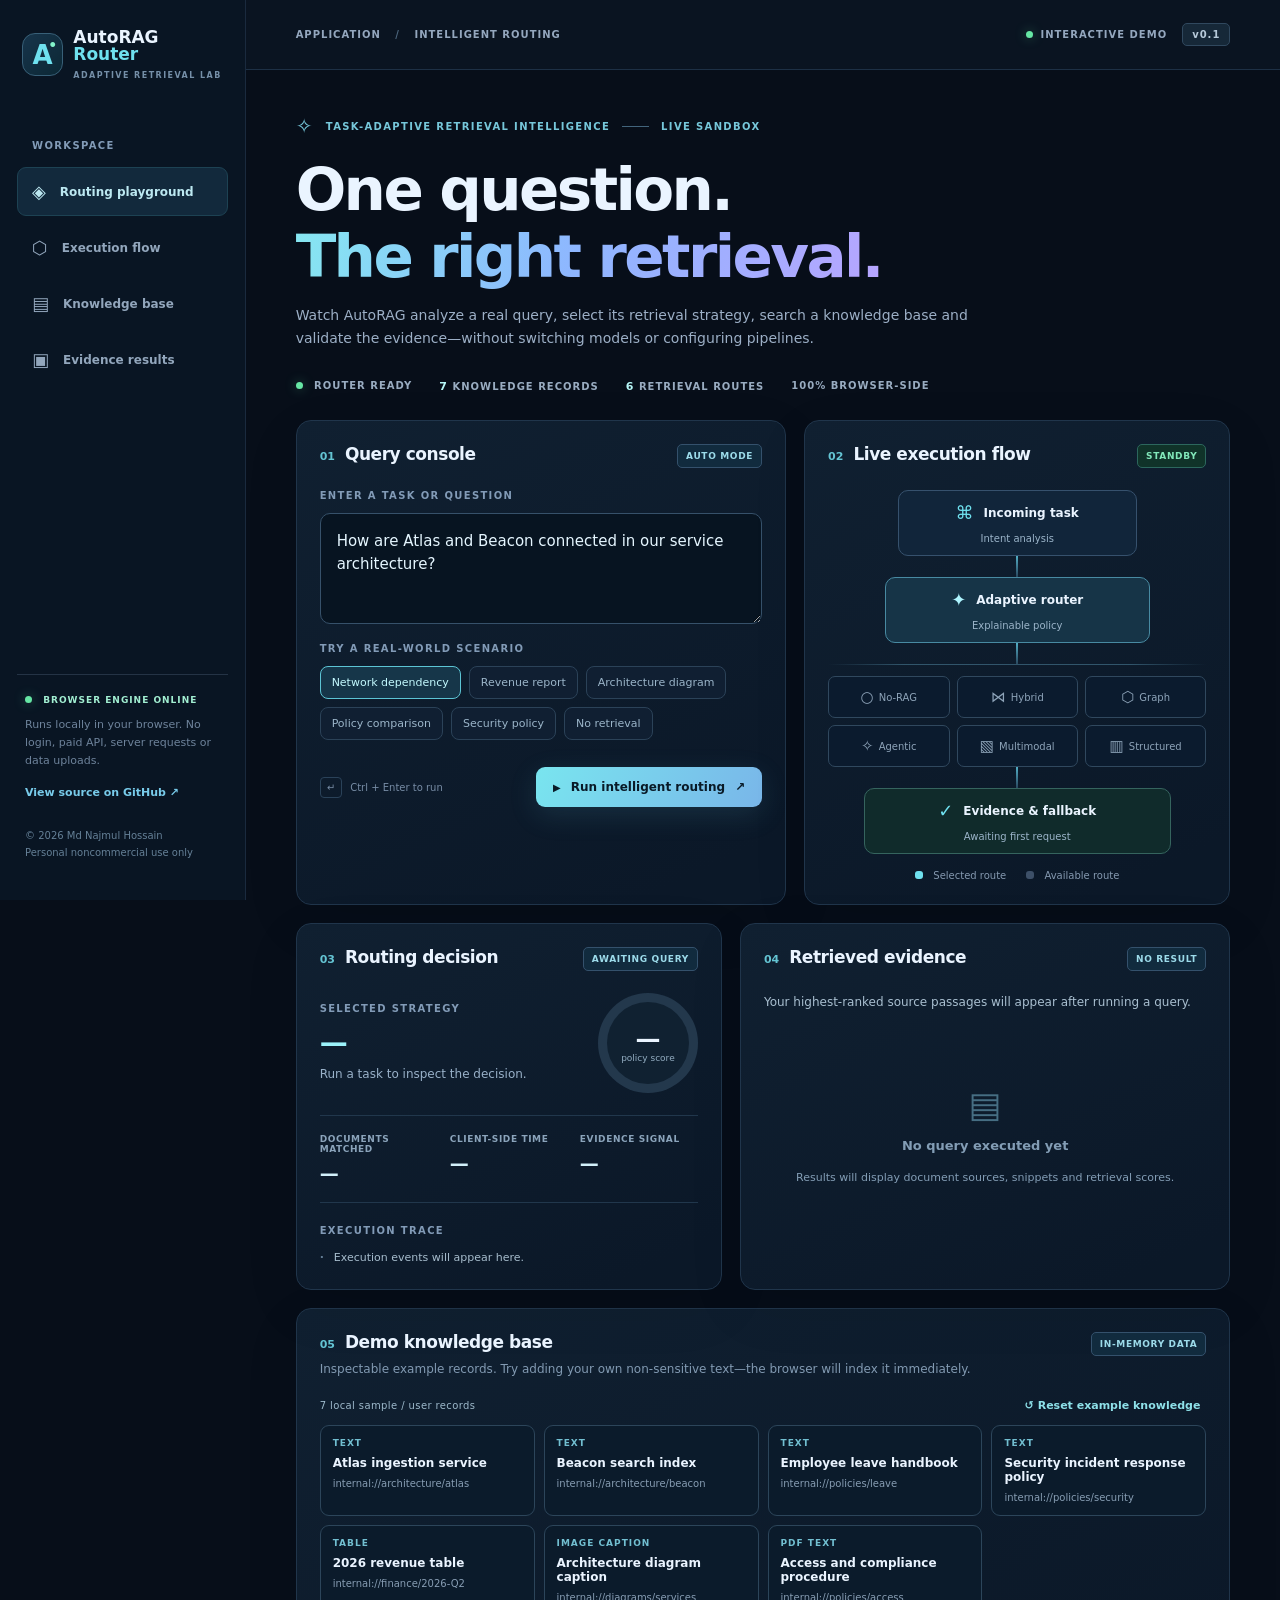
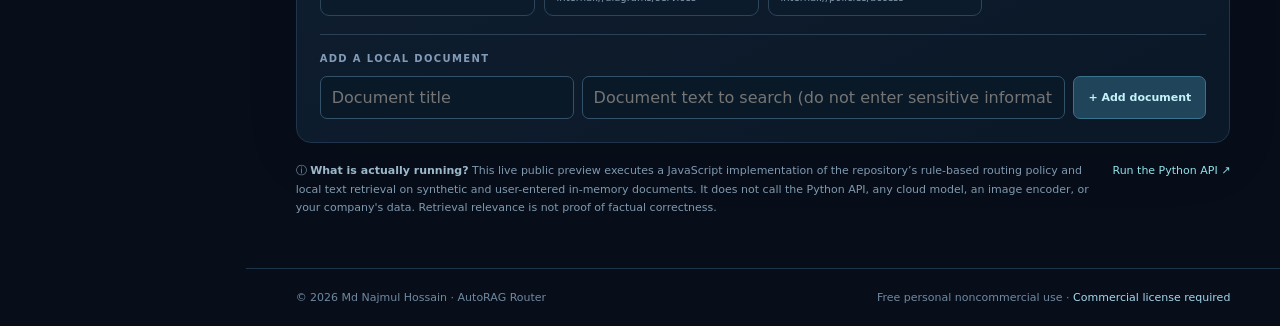
<file: docs/index.html>
<!doctype html>
<html lang="en">
<head>
  <meta charset="utf-8">
  <meta name="viewport" content="width=device-width,initial-scale=1">
  <meta name="theme-color" content="#07111f">
  <meta name="description" content="AutoRAG Router interactive, browser-only task-adaptive retrieval demo. Real policy logic, evidence and routing trace.">
  <title>AutoRAG Router — Interactive Routing Lab</title>
  <link rel="stylesheet" href="./styles.css">
  <script src="./app.js" defer></script>
</head>
<body>
  <div class="app-shell">
    <aside class="sidebar">
      <a href="https://github.com/hossain0707/AutoRAG-Router" class="identity" aria-label="AutoRAG Router GitHub repository"><span class="identity-icon">A<span class="identity-dot">•</span></span><span class="identity-name">AutoRAG <b>Router</b><small>ADAPTIVE RETRIEVAL LAB</small></span></a>
      <div class="side-caption">WORKSPACE</div>
      <nav aria-label="Main navigation"><a class="nav-item active" href="#lab"><span>◈</span> Routing playground</a><a class="nav-item" href="#flow"><span>⬡</span> Execution flow</a><a class="nav-item" href="#knowledge"><span>▤</span> Knowledge base</a><a class="nav-item" href="#results"><span>▣</span> Evidence results</a></nav>
      <div class="side-bottom"><div class="state-indicator"><i></i> BROWSER ENGINE ONLINE</div><p>Runs locally in your browser. No login, paid API, server requests or data uploads.</p><a class="side-link" href="https://github.com/hossain0707/AutoRAG-Router">View source on GitHub ↗</a><p class="license-note">© 2026 Md Najmul Hossain<br>Personal noncommercial use only</p></div>
    </aside>
    <main id="lab" class="main">
      <header class="topbar"><div class="crumb">APPLICATION <span>/</span> INTELLIGENT ROUTING</div><div class="top-actions"><span class="live-dot"></span> INTERACTIVE DEMO <span class="version">v0.1</span></div></header>
      <div class="content">
        <div class="eyebrow"><span class="sparkle">✧</span> TASK-ADAPTIVE RETRIEVAL INTELLIGENCE <span class="line"></span> LIVE SANDBOX</div>
        <h1>One question.<br><em>The right retrieval.</em></h1>
        <p class="lede">Watch AutoRAG analyze a real query, select its retrieval strategy, search a knowledge base and validate the evidence—without switching models or configuring pipelines.</p>
        <div class="status-strip"><span><i class="status-pulse"></i> ROUTER READY</span><span><strong id="indexedCount">0</strong> KNOWLEDGE RECORDS</span><span><strong>6</strong> RETRIEVAL ROUTES</span><span>100% BROWSER-SIDE</span></div>
        <div class="workspace-grid">
          <section class="surface query-card" aria-labelledby="queryTitle"><div class="surface-header"><div><span class="section-index">01</span><h2 id="queryTitle">Query console</h2></div><span class="mini-tag">AUTO MODE</span></div><label class="input-label" for="query">ENTER A TASK OR QUESTION</label><textarea id="query" maxlength="3000" spellcheck="false">How are Atlas and Beacon connected in our service architecture?</textarea><div class="example-title">TRY A REAL-WORLD SCENARIO</div><div class="examples" id="examples"><button type="button" data-scenario="graph" class="example selected">Network dependency</button><button type="button" data-scenario="structured" class="example">Revenue report</button><button type="button" data-scenario="multimodal" class="example">Architecture diagram</button><button type="button" data-scenario="agentic" class="example">Policy comparison</button><button type="button" data-scenario="hybrid" class="example">Security policy</button><button type="button" data-scenario="no_rag" class="example">No retrieval</button></div><div class="submit-row"><div class="subnote"><span class="keycap">↵</span> Ctrl + Enter to run</div><button id="run" type="button" class="primary-button"><span class="run-icon">▶</span> Run intelligent routing <span>↗</span></button></div><div id="queryError" class="error" role="alert" hidden></div></section>
          <section id="flow" class="surface flow-card" aria-labelledby="flowTitle"><div class="surface-header"><div><span class="section-index">02</span><h2 id="flowTitle">Live execution flow</h2></div><span class="mini-tag teal" id="flowStatus">STANDBY</span></div><div class="flow-diagram"><div class="flow-node input-node" id="inputNode"><span class="node-icon">⌘</span><span>Incoming task</span><small>Intent analysis</small></div><div class="pipe"></div><div class="flow-node router-node" id="routerNode"><span class="router-icon">✦</span><span>Adaptive router</span><small>Explainable policy</small></div><div class="pipe"></div><div class="branch"><div class="branch-line"></div><div class="strategy-grid" id="strategyGrid"><div class="strategy-chip" data-strategy="no_rag"><span>○</span> No-RAG</div><div class="strategy-chip" data-strategy="hybrid"><span>⋈</span> Hybrid</div><div class="strategy-chip" data-strategy="graph"><span>⬡</span> Graph</div><div class="strategy-chip" data-strategy="agentic"><span>✧</span> Agentic</div><div class="strategy-chip" data-strategy="multimodal"><span>▧</span> Multimodal</div><div class="strategy-chip" data-strategy="structured"><span>▥</span> Structured</div></div></div><div class="pipe"></div><div class="flow-node evidence-node" id="evidenceNode"><span class="node-icon">✓</span><span>Evidence & fallback</span><small id="verificationMessage">Awaiting first request</small></div></div><div class="flow-legend"><span><i class="legend selected"></i> Selected route</span><span><i class="legend idle"></i> Available route</span></div></section>
        </div>
        <div class="result-grid" id="results"><section class="surface decision-card"><div class="surface-header"><div><span class="section-index">03</span><h2>Routing decision</h2></div><span class="mini-tag" id="decisionStatus">AWAITING QUERY</span></div><div class="decision-main"><div><span class="input-label">SELECTED STRATEGY</span><div id="selectedStrategy" class="selected-strategy">—</div><div id="decisionReason" class="reason">Run a task to inspect the decision.</div></div><div class="confidence-wrap"><div class="confidence-ring" id="confidenceRing"><span id="confidenceValue">—</span><small>policy score</small></div></div></div><div class="decision-metrics"><div><span>DOCUMENTS MATCHED</span><b id="matchedCount">—</b></div><div><span>CLIENT-SIDE TIME</span><b id="latency">—</b></div><div><span>EVIDENCE SIGNAL</span><b id="grounded">—</b></div></div><div class="trace-heading">EXECUTION TRACE</div><ol id="trace" class="trace"><li class="trace-placeholder">Execution events will appear here.</li></ol></section>
        <section class="surface evidence-card"><div class="surface-header"><div><span class="section-index">04</span><h2>Retrieved evidence</h2></div><span class="mini-tag" id="evidenceBadge">NO RESULT</span></div><div id="resultSummary" class="result-summary">Your highest-ranked source passages will appear after running a query.</div><div id="hits" class="hits"><div class="empty-hits"><span>▤</span><p>No query executed yet</p><small>Results will display document sources, snippets and retrieval scores.</small></div></div></section></div>
        <section class="surface knowledge" id="knowledge"><div class="surface-header"><div><span class="section-index">05</span><h2>Demo knowledge base</h2><p class="knowledge-subtitle">Inspectable example records. Try adding your own non-sensitive text—the browser will index it immediately.</p></div><span class="mini-tag">IN-MEMORY DATA</span></div><div class="knowledge-toolbar"><span id="docCountLabel">7 seeded records</span><button id="reset" class="quiet-button" type="button">↺ Reset example knowledge</button></div><div class="knowledge-list" id="documents"></div><div class="add-doc"><label for="docTitle">ADD A LOCAL DOCUMENT</label><div class="doc-inputs"><input id="docTitle" type="text" maxlength="120" placeholder="Document title" autocomplete="off"><input id="docText" type="text" maxlength="2000" placeholder="Document text to search (do not enter sensitive information)" autocomplete="off"><button id="addDocument" class="secondary-button" type="button">+ Add document</button></div><div id="documentError" class="error" role="alert" hidden></div></div></section>
        <div class="fine-print"><div>ⓘ <strong>What is actually running?</strong> This live public preview executes a JavaScript implementation of the repository’s rule-based routing policy and local text retrieval on synthetic and user-entered in-memory documents. It does not call the Python API, any cloud model, an image encoder, or your company's data. Retrieval relevance is not proof of factual correctness.</div><a href="https://github.com/hossain0707/AutoRAG-Router#quick-start">Run the Python API ↗</a></div>
      </div><footer><span>© 2026 Md Najmul Hossain · AutoRAG Router</span><span>Free personal noncommercial use · <a href="https://github.com/hossain0707/AutoRAG-Router/blob/main/LICENSE">Commercial license required</a></span></footer>
    </main>
  </div>
</body>
</html>
</file>
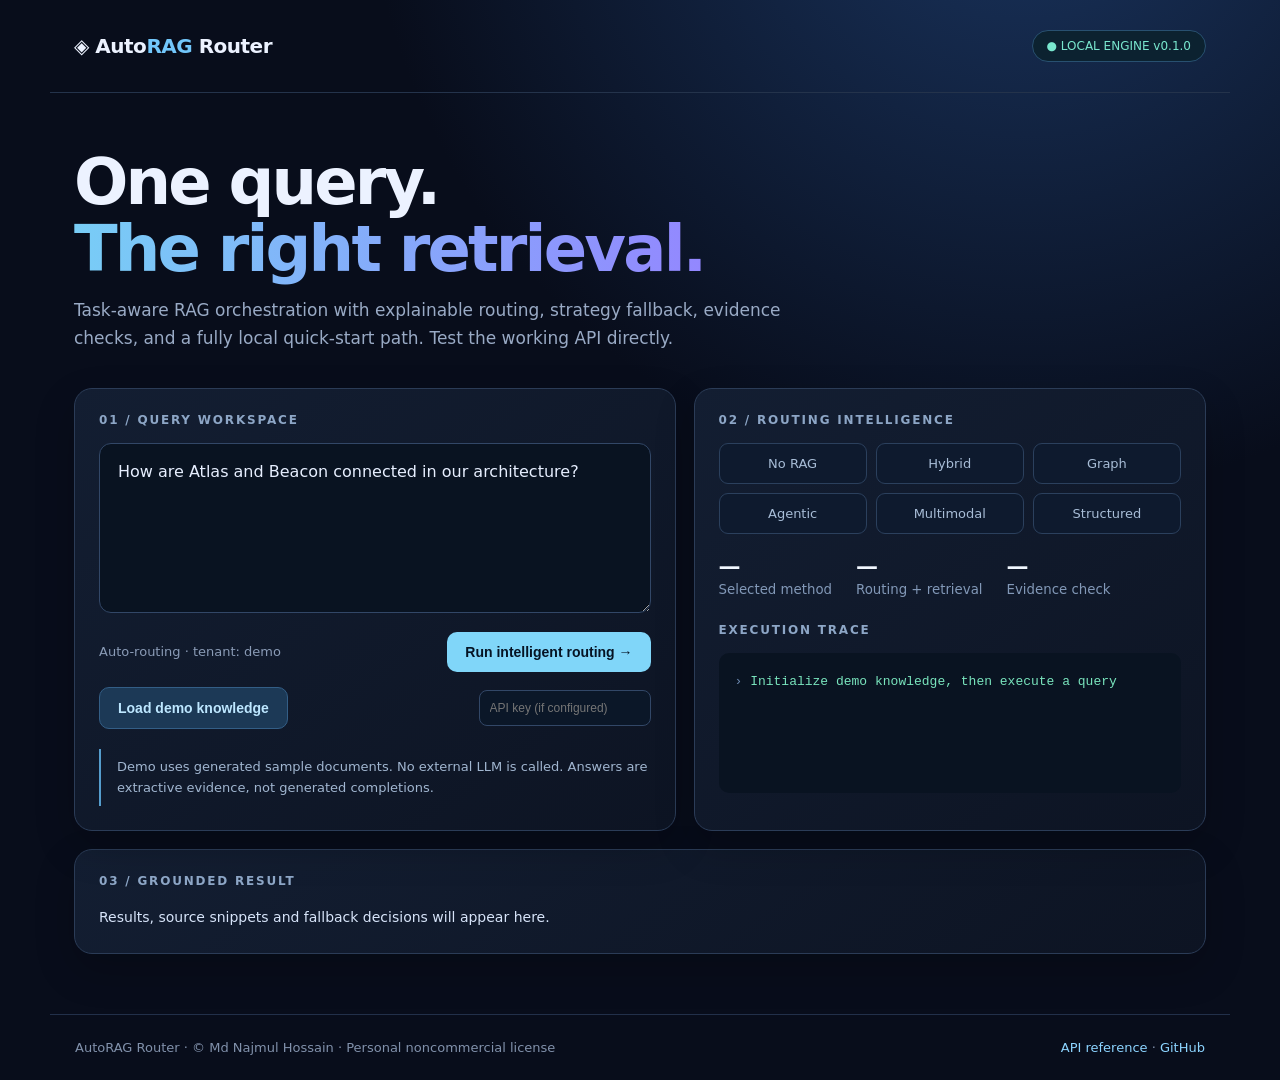
<file: autorag/static/index.html>
<!doctype html>
<html lang="en"><head><meta charset="utf-8"><meta name="viewport" content="width=device-width,initial-scale=1"><title>AutoRAG Router · Control Center</title>
<style>
:root{color-scheme:dark;font-family:Inter,ui-sans-serif,system-ui,Arial;color:#ecf2ff;background:#080d1b}*{box-sizing:border-box}body{margin:0;background:radial-gradient(circle at 80% -15%,#1a3560 0%,#080d1b 41%);min-height:100vh}header{max-width:1180px;margin:auto;display:flex;justify-content:space-between;align-items:center;padding:30px 24px;border-bottom:1px solid #24334b}.brand{font-weight:800;font-size:20px;letter-spacing:-.5px}.brand span{color:#72c7fb}.pill{padding:8px 14px;border:1px solid #285070;border-radius:30px;color:#79e7ce;font-size:12px;background:#0c2230}.shell{max-width:1180px;margin:56px auto;padding:0 24px}h1{font-size:clamp(36px,5vw,64px);letter-spacing:-2.8px;margin:0 0 14px;line-height:1.05}.grad{background:linear-gradient(90deg,#78cdf6,#9387ff);-webkit-background-clip:text;color:transparent}.subtitle{font-size:17px;line-height:1.6;color:#99aac5;max-width:730px;margin:0 0 36px}.grid{display:grid;grid-template-columns:1.08fr .92fr;gap:18px}.panel{background:linear-gradient(145deg,#131e32,#0d1423);border:1px solid #2b3c57;border-radius:18px;padding:24px;box-shadow:0 16px 40px #0003}.label{font-size:12px;letter-spacing:1.8px;text-transform:uppercase;color:#8da6c6;font-weight:750;margin:0 0 16px}textarea{width:100%;min-height:170px;border:1px solid #324767;border-radius:12px;background:#091321;color:#e7efff;padding:18px;font:inherit;font-size:16px;resize:vertical;outline:none}textarea:focus{border-color:#68b8ff}button{cursor:pointer;border:0;border-radius:10px;padding:12px 18px;color:#051323;background:#80d6f9;font-weight:750;font-size:14px;transition:transform .15s}button:hover{transform:translateY(-2px)}button:disabled{opacity:.5;cursor:wait}.row{display:flex;justify-content:space-between;align-items:center;gap:10px;margin-top:15px;flex-wrap:wrap}.muted{color:#8a9bb6;font-size:13px}.strategy{display:grid;grid-template-columns:repeat(3,minmax(0,1fr));gap:9px;margin-top:14px}.chip{border:1px solid #2b405d;border-radius:9px;text-align:center;padding:12px 5px;font-size:13px;color:#a8bdd7;background:#0e1a2e}.chip.active{border-color:#75dbfb;color:#aeeaff;box-shadow:0 0 24px #70d3fb20;background:#163553}.trace{min-height:140px;border-radius:10px;background:#091321;padding:16px;font:13px ui-monospace,SFMono-Regular,monospace;line-height:2;color:#79e4bd;overflow-wrap:anywhere}.trace div:before{content:'› ';color:#6c89b0}.answer{margin-top:18px;white-space:pre-wrap;line-height:1.6;font-size:14px;color:#d7e4f9}.meta{margin-top:20px;display:flex;gap:24px;flex-wrap:wrap}.metric strong{display:block;color:#f1f7ff;font-size:22px}.metric small{color:#8298b7}.notice{margin-top:20px;border-left:2px solid #559dcd;padding:8px 0 8px 16px;font-size:13px;line-height:1.6;color:#a1b6d0}footer{max-width:1180px;margin:60px auto 0;padding:25px;color:#8191ab;font-size:13px;border-top:1px solid #22304a;display:flex;justify-content:space-between;flex-wrap:wrap;gap:10px}a{color:#8cd4ff;text-decoration:none}input{background:#0b1728;color:#e3eeff;border:1px solid #324767;border-radius:8px;padding:10px;font-size:12px;min-width:155px}@media(max-width:760px){.grid{grid-template-columns:1fr}.strategy{grid-template-columns:repeat(2,1fr)}header{padding-top:20px}.shell{margin-top:35px}}
</style></head><body><header><div class="brand">◈ Auto<span>RAG</span> Router</div><div class="pill">● LOCAL ENGINE v0.1.0</div></header>
<main class="shell"><h1>One query.<br><span class="grad">The right retrieval.</span></h1><p class="subtitle">Task-aware RAG orchestration with explainable routing, strategy fallback, evidence checks, and a fully local quick-start path. Test the working API directly.</p>
<div class="grid"><section class="panel"><p class="label">01 / Query workspace</p><textarea id="query">How are Atlas and Beacon connected in our architecture?</textarea><div class="row"><span class="muted">Auto-routing · tenant: demo</span><button id="run">Run intelligent routing →</button></div><div class="row"><button id="seed" style="background:#1c3956;color:#bde7ff;border:1px solid #335e86">Load demo knowledge</button><input type="password" id="key" placeholder="API key (if configured)" aria-label="API key"></div><div class="notice">Demo uses generated sample documents. No external LLM is called. Answers are extractive evidence, not generated completions.</div></section>
<section class="panel"><p class="label">02 / Routing intelligence</p><div class="strategy" id="strategies"><div class="chip">No RAG</div><div class="chip">Hybrid</div><div class="chip">Graph</div><div class="chip">Agentic</div><div class="chip">Multimodal</div><div class="chip">Structured</div></div><div class="meta"><div class="metric"><strong id="method">—</strong><small>Selected method</small></div><div class="metric"><strong id="latency">—</strong><small>Routing + retrieval</small></div><div class="metric"><strong id="evidence">—</strong><small>Evidence check</small></div></div><p class="label" style="margin-top:25px">Execution trace</p><div class="trace" id="trace"><div>Initialize demo knowledge, then execute a query</div></div></section></div><section class="panel" style="margin-top:18px"><p class="label">03 / Grounded result</p><div class="answer" id="answer">Results, source snippets and fallback decisions will appear here.</div></section></main>
<footer><span>AutoRAG Router · © Md Najmul Hossain · Personal noncommercial license</span><span><a href="/docs">API reference</a> · <a href="https://github.com/hossain0707/AutoRAG-Router">GitHub</a></span></footer>
<script>
const $=x=>document.getElementById(x);const samples=[{id:'a1',tenant_id:'demo',title:'Atlas service',text:'Atlas is the ingestion and normalization service. Atlas sends normalized records to Beacon for indexing.',entities:['Atlas','Beacon'],source:'demo://architecture/atlas'},{id:'a2',tenant_id:'demo',title:'Beacon retrieval',text:'Beacon indexes Atlas records for downstream search. Beacon connects with Compass for retrieval orchestration.',entities:['Atlas','Beacon','Compass'],source:'demo://architecture/beacon'},{id:'a3',tenant_id:'demo',title:'Customer policy',text:'Employees have twenty days of annual leave. Remote work needs manager approval.',source:'demo://policy/leave'},{id:'a4',tenant_id:'demo',title:'Sales table',text:'Quarter one revenue was 200000 USD and quarter two revenue was 250000 USD.',kind:'table',metadata:{year:2026},source:'demo://reports/revenue'},{id:'a5',tenant_id:'demo',title:'System diagram caption',kind:'image_caption',text:'Diagram of Atlas flowing to Beacon and Compass with a verification stage.',source:'demo://diagrams/topology'}];
async function send(path,body){let k=$('key').value;const r=await fetch(path,{method:'POST',headers:{'Content-Type':'application/json',...(k?{'x-api-key':k}:{})},body:JSON.stringify(body)});if(!r.ok)throw new Error('HTTP '+r.status+': '+(await r.text()).slice(0,250));return r.json()}
$('seed').onclick=async()=>{try{const r=await send('/v1/documents',{documents:samples});$('trace').textContent=`Stored ${r.stored} sample documents in demo tenant`; }catch(e){$('trace').textContent=e.message}};
$('run').onclick=async()=>{const b=$('run');b.disabled=true;b.textContent='Routing…';try{const r=await send('/v1/query',{query:$('query').value,tenant_id:'demo'});$('method').textContent=r.decision.primary;$('latency').textContent=r.latency_ms+' ms';$('evidence').textContent=r.grounded?'PASS':'LOW';$('trace').replaceChildren(...r.trace.map(x=>{const d=document.createElement('div');d.textContent=x;return d}));$('answer').textContent=r.answer+'\n\n'+r.hits.map(h=>'['+h.document_id+'] '+h.title+' · '+h.method).join('\n');document.querySelectorAll('.chip').forEach((x,i)=>x.classList.toggle('active',['no_rag','hybrid','graph','agentic','multimodal','structured'][i]===r.decision.primary));}catch(e){$('answer').textContent=e.message;}finally{b.disabled=false;b.textContent='Run intelligent routing →'}};
</script></body></html>
</file>
<file: docs/styles.css>
:root{color-scheme:dark;--bg:#070e19;--panel:#0d1a2a;--panel2:#101f30;--line:#20354b;--muted:#8295ad;--text:#eaf4ff;--cyan:#6fe1ef;--lime:#7ee3a6;--violet:#a6a4ff}*{box-sizing:border-box}html{scroll-behavior:smooth}body{margin:0;background:var(--bg);font-family:'DM Sans',system-ui,-apple-system,sans-serif;color:var(--text)}button,input,textarea{font:inherit}button:focus-visible,a:focus-visible,input:focus-visible,textarea:focus-visible{outline:2px solid var(--cyan);outline-offset:3px}a{color:inherit;text-decoration:none}.app-shell{display:flex;min-height:100vh}.sidebar{width:246px;flex:0 0 246px;background:#091523;border-right:1px solid #1a2a3e;display:flex;flex-direction:column;position:sticky;top:0;height:100vh;padding:29px 17px}.identity{display:flex;gap:10px;align-items:center;margin:0 5px 60px}.identity-icon{width:43px;height:43px;display:grid;place-items:center;border:1px solid #386078;background:linear-gradient(135deg,#17344b,#0c2835);border-radius:13px;color:var(--cyan);font-size:26px;font-family:'Space Grotesk',system-ui,sans-serif,sans-serif;font-weight:700;position:relative}.identity-dot{position:absolute;right:5px;top:3px;font-size:14px;color:#83f3ca}.identity-name{font-family:'Space Grotesk',system-ui,sans-serif;font-weight:700;font-size:17px;line-height:1}.identity-name b{color:var(--cyan)}.identity-name small{display:block;font-size:8px;letter-spacing:1.45px;color:#758fa8;font-weight:600;margin-top:9px}.side-caption,.eyebrow,.input-label,.example-title,.trace-heading,.add-doc label{font-size:10px;font-weight:800;color:#829bb7;letter-spacing:1.35px}.side-caption{padding-left:15px;margin-bottom:16px}.sidebar nav{display:grid;gap:7px}.nav-item{padding:13px 14px;border-radius:9px;color:#92a6bc;font-size:12px;font-weight:700;border:1px solid transparent;display:flex;gap:14px;align-items:center}.nav-item span{font-size:18px}.nav-item:hover,.nav-item.active{color:#bce8f1;background:#12293c;border-color:#1d4253}.side-bottom{margin-top:auto;border-top:1px solid #243345;padding:20px 8px 0}.state-indicator{font-size:9px;letter-spacing:1px;font-weight:800;color:#a2efd2}.state-indicator i,.live-dot,.status-pulse{display:inline-block;background:#66e6a4;width:7px;height:7px;border-radius:50%;box-shadow:0 0 12px #66e6a466;margin-right:7px}.side-bottom p{font-size:11px;color:#6e839b;line-height:1.65}.side-link{font-size:11px;color:#78cbea;font-weight:700}.side-bottom .license-note{color:#658097;font-size:10px;margin-top:28px}.main{min-width:0;flex:1}.topbar{height:70px;border-bottom:1px solid #1d3045;display:flex;align-items:center;justify-content:space-between;padding:0 4.8%;background:#0a1421}.crumb,.top-actions{font-size:10px;letter-spacing:1px;font-weight:800;color:#94a7be}.crumb span{margin:0 10px;color:#4c667d}.top-actions{display:flex;align-items:center}.top-actions .version{background:#162838;border:1px solid #30485e;border-radius:5px;padding:5px 9px;margin-left:15px;color:#b6c9d9}.content{max-width:1390px;padding:44px 4.8% 50px;margin:auto}.eyebrow{color:#76c7da;display:flex;align-items:center;gap:12px}.eyebrow .sparkle{font-size:20px}.eyebrow .line{width:27px;height:1px;background:#42647c}h1{font-family:'Space Grotesk',system-ui,sans-serif;font-size:clamp(38px,4.65vw,66px);line-height:1.12;letter-spacing:-2.6px;margin:19px 0 12px;font-weight:700}h1 em{font-style:normal;background:linear-gradient(105deg,#86e7f1,#8eb6ff 48%,#b7a5ff);-webkit-background-clip:text;background-clip:text;color:transparent}.lede{color:#9cafc6;line-height:1.6;font-size:14px;max-width:730px}.status-strip{margin:31px 0 27px;display:flex;flex-wrap:wrap;gap:16px 27px;color:#99acc1;font-size:10px;font-weight:800;letter-spacing:1px}.status-strip strong{color:#b6f7f7;font-size:11px}.workspace-grid{display:grid;grid-template-columns:minmax(0,1.07fr) minmax(0,.93fr);gap:18px}.surface{border:1px solid var(--line);border-radius:15px;background:linear-gradient(155deg,#102031 0%,#0b1828 90%);box-shadow:0 18px 60px #00000012;padding:23px;min-width:0}.surface-header{display:flex;justify-content:space-between;gap:15px;align-items:flex-start;margin-bottom:22px}.surface-header>div:first-child{display:flex;align-items:baseline;gap:10px;flex-wrap:wrap}.section-index{font-family:'Space Grotesk',system-ui,sans-serif;font-size:11px;color:#64c4d3;font-weight:700}.surface h2{font-family:'Space Grotesk',system-ui,sans-serif;font-size:17px;letter-spacing:-.45px;margin:0}.mini-tag{font-size:9px;border:1px solid #34516c;background:#112b3e;color:#9cdbea;border-radius:5px;padding:6px 8px;font-weight:800;letter-spacing:.65px;white-space:nowrap}.mini-tag.teal{border-color:#2c675d;color:#82e8ba;background:#103329}.input-label{display:block;margin-bottom:12px}textarea{display:block;background:#071421;width:100%;resize:vertical;border:1px solid #36516a;border-radius:10px;color:#e5f6ff;min-height:111px;padding:16px;line-height:1.55;font-size:15px;outline:none}textarea:focus{border-color:#62cddd;box-shadow:0 0 0 3px #6fe1ef15}.example-title{margin-top:19px;margin-bottom:12px}.examples{display:flex;gap:8px;flex-wrap:wrap}.example{cursor:pointer;background:#101f32;color:#9bb5c9;border:1px solid #2b4258;border-radius:8px;padding:9px 11px;font-size:11px;transition:.2s}.example:hover,.example.selected{color:#c4faff;border-color:#5cc4d4;background:#163649}.submit-row{display:flex;align-items:center;justify-content:space-between;gap:10px;margin-top:27px}.subnote{font-size:10px;color:#778ca5}.keycap{padding:4px 6px;border:1px solid #2a4259;border-radius:4px;margin-right:5px}.primary-button{border:0;background:linear-gradient(115deg,#79e5ef,#79b6e9);color:#091a27;border-radius:9px;padding:13px 17px;font-weight:800;cursor:pointer;display:flex;gap:10px;align-items:center;font-size:12px;box-shadow:0 8px 28px #5db6d025;transition:.2s}.primary-button:hover{transform:translateY(-2px);box-shadow:0 11px 32px #5db6d042}.primary-button:disabled{cursor:wait;filter:saturate(.6)}.run-icon{font-size:10px}.flow-card{overflow:hidden}.flow-diagram{display:flex;flex-direction:column;align-items:center;gap:0;min-height:352px}.flow-node{border:1px solid #36516d;background:#11253a;border-radius:10px;display:flex;align-items:center;justify-content:center;gap:10px;padding:11px 15px;min-width:210px;flex-wrap:wrap;transition:.28s}.flow-node>span:not(.node-icon):not(.router-icon){font-size:12px;font-weight:800}.flow-node small{font-size:10px;color:#9bb4c9;width:100%;text-align:center}.router-node{border-color:#488aa2;background:#163447}.node-icon,.router-icon{color:var(--cyan);font-size:18px}.router-icon{color:#aef5ff}.flow-node.active{border-color:#70e8f4;box-shadow:0 0 26px #54d5ec30;background:#153950}.pipe{width:2px;height:21px;background:linear-gradient(#52adc5,#29485f);position:relative}.flow-card.running .pipe:after{content:'';height:6px;position:absolute;width:6px;left:-2px;border-radius:50%;background:#90f6ff;animation:travel 1.3s linear infinite}.branch{width:100%;max-width:420px}.branch-line{height:1px;background:linear-gradient(90deg,transparent,#31556b 20%,#31556b 80%,transparent);margin-bottom:11px}.strategy-grid{display:grid;grid-template-columns:repeat(3,1fr);gap:7px}.strategy-chip{display:flex;gap:5px;justify-content:center;align-items:center;border:1px solid #30485e;background:#0b1b2e;color:#8ea4b9;border-radius:7px;font-size:10px;padding:11px 3px;transition:all .32s}.strategy-chip span{font-size:15px}.strategy-chip.active{border-color:#72e5ed;background:#194055;color:#c3f9ff;box-shadow:0 0 27px #59d7e725}.evidence-node{border-color:#35645e;background:#102b2b}.evidence-node.active{border-color:#72e5bb;background:#153b35}.flow-legend{display:flex;gap:20px;justify-content:center;margin-top:16px;color:#8599b0;font-size:10px}.legend{display:inline-block;width:8px;height:8px;border-radius:3px;margin-right:7px}.legend.selected{background:var(--cyan)}.legend.idle{background:#3d5068}.result-grid{display:grid;grid-template-columns:minmax(0,.93fr) minmax(0,1.07fr);gap:18px;margin-top:18px}.decision-main{display:flex;justify-content:space-between;gap:18px;align-items:center}.selected-strategy{font-size:28px;letter-spacing:-1px;font-weight:800;font-family:'Space Grotesk',system-ui,sans-serif;color:#9bf2fa;margin-top:10px}.reason{color:#99b1c9;line-height:1.5;font-size:12px;max-width:310px;margin-top:6px}.confidence-ring{width:100px;height:100px;border-radius:100%;background:conic-gradient(#75d8e5 var(--pct,0%),#23384c 0);display:flex;flex-direction:column;justify-content:center;align-items:center;position:relative}.confidence-ring:before{content:'';position:absolute;inset:9px;border-radius:50%;background:#102131}.confidence-ring span,.confidence-ring small{z-index:1}.confidence-ring span{font:700 25px 'Space Grotesk',system-ui,sans-serif}.confidence-ring small{font-size:9px;color:#92acc0}.decision-metrics{margin:22px 0;padding:18px 0;border-top:1px solid #21374c;border-bottom:1px solid #21374c;display:grid;grid-template-columns:repeat(3,1fr);gap:12px}.decision-metrics>div{display:flex;flex-direction:column;gap:8px}.decision-metrics span{font-size:9px;color:#8ba4bb;font-weight:800;letter-spacing:.6px}.decision-metrics b{font:600 19px 'Space Grotesk',system-ui,sans-serif;color:#d2f0fa}.trace{list-style:none;margin:14px 0 0;padding:0;display:grid;gap:9px}.trace li{font-size:11px;color:#a7bdcd;display:flex;gap:10px;align-items:flex-start;line-height:1.45}.trace li:before{content:'✓';color:#7deab9;font-weight:900;font-size:11px}.trace .trace-placeholder:before{content:'·';color:#627c93}.result-summary{font-size:12px;line-height:1.55;color:#a9bfd0;margin-bottom:15px}.hits{display:flex;flex-direction:column;gap:9px;max-height:350px;overflow:auto}.hit{background:#0b1c2c;border:1px solid #2d465a;border-radius:9px;padding:13px}.hit-top{display:flex;justify-content:space-between;gap:10px}.hit-title{font-weight:800;font-size:12px;color:#e2f4fb}.hit-score{font-size:10px;font-weight:800;color:#83e3c3;white-space:nowrap}.hit-source{font-size:10px;color:#6da8c8;margin:8px 0}.hit-snippet{font-size:11px;line-height:1.6;color:#aabfd0;margin:0}.hit-method{display:inline-block;font-size:9px;border:1px solid #27475d;border-radius:4px;padding:4px 6px;margin-top:8px;color:#92bed2}.empty-hits{text-align:center;padding:58px 16px;color:#839db5}.empty-hits span{font-size:35px;color:#466e83}.empty-hits p{font-size:13px;font-weight:800}.empty-hits small{font-size:11px}.knowledge{margin-top:18px}.knowledge .surface-header>div:first-child{display:block}.knowledge h2{display:inline-block;margin-left:10px}.knowledge-subtitle{font-size:12px;color:#829ab2;margin:10px 0 0}.knowledge-toolbar{display:flex;justify-content:space-between;align-items:center;font-size:10px;letter-spacing:.4px;color:#9db9cb;margin-bottom:12px}.quiet-button{border:0;background:transparent;color:#8ee1e9;font-size:11px;font-weight:700;cursor:pointer}.knowledge-list{display:grid;grid-template-columns:repeat(auto-fit,minmax(180px,1fr));gap:9px}.doc{border:1px solid #2c455a;border-radius:9px;padding:12px;background:#0b1b2b}.doc-tag{font-size:9px;font-weight:800;color:#72bfd1;letter-spacing:1px;text-transform:uppercase}.doc-title{font-weight:800;margin:8px 0;font-size:12px}.doc-source{font-size:10px;color:#879db3;overflow-wrap:anywhere}.add-doc{border-top:1px solid #2c4155;margin-top:18px;padding-top:18px}.add-doc label{display:block;margin-bottom:12px}.doc-inputs{display:flex;gap:8px}.doc-inputs input{background:#0a1928;color:#e1f0f9;border:1px solid #335269;border-radius:7px;padding:11px;min-width:0}.doc-inputs input:first-child{flex:1}.doc-inputs input:nth-child(2){flex:2}.secondary-button{background:#20455b;color:#c5f2f8;border:1px solid #39738c;border-radius:7px;padding:10px 14px;font-size:11px;font-weight:800;cursor:pointer}.fine-print{margin-top:19px;font-size:11px;line-height:1.7;color:#7f99af;display:flex;justify-content:space-between;gap:15px}.fine-print div{max-width:880px}.fine-print strong{color:#9cb8c9}.fine-print a{color:#91e1e8;white-space:nowrap}footer{padding:22px 4.8%;border-top:1px solid #1e3448;display:flex;justify-content:space-between;gap:20px;font-size:11px;color:#7089a0}footer a{color:#a5d7eb}.error{color:#ffaeaf;font-size:11px;margin-top:8px}.flow-card.running .router-node{animation:routerGlow .9s infinite alternate}.flow-card.running .strategy-chip.active{animation:routerGlow .9s infinite alternate}@keyframes routerGlow{from{box-shadow:0 0 2px #70e0ed10}to{box-shadow:0 0 24px #70e0ed75}}@keyframes travel{from{top:-6px}to{top:21px}}@media (prefers-reduced-motion: reduce){*,*:before,*:after{animation:none!important;transition:none!important;scroll-behavior:auto!important}}@media(max-width:1100px){.sidebar{width:200px;flex-basis:200px}.workspace-grid,.result-grid{grid-template-columns:1fr}.flow-diagram{min-height:345px}}@media(max-width:730px){.sidebar{display:none}.topbar{padding:0 20px}.content{padding:26px 18px}.status-strip{gap:13px}h1{letter-spacing:-1.5px}.surface{padding:17px}.submit-row,.doc-inputs,.fine-print{flex-direction:column;align-items:stretch}.primary-button{justify-content:center}.strategy-chip{font-size:9px}.decision-metrics{gap:8px}.decision-metrics span{font-size:8px}footer{flex-direction:column;padding:23px 18px}}
</file>
